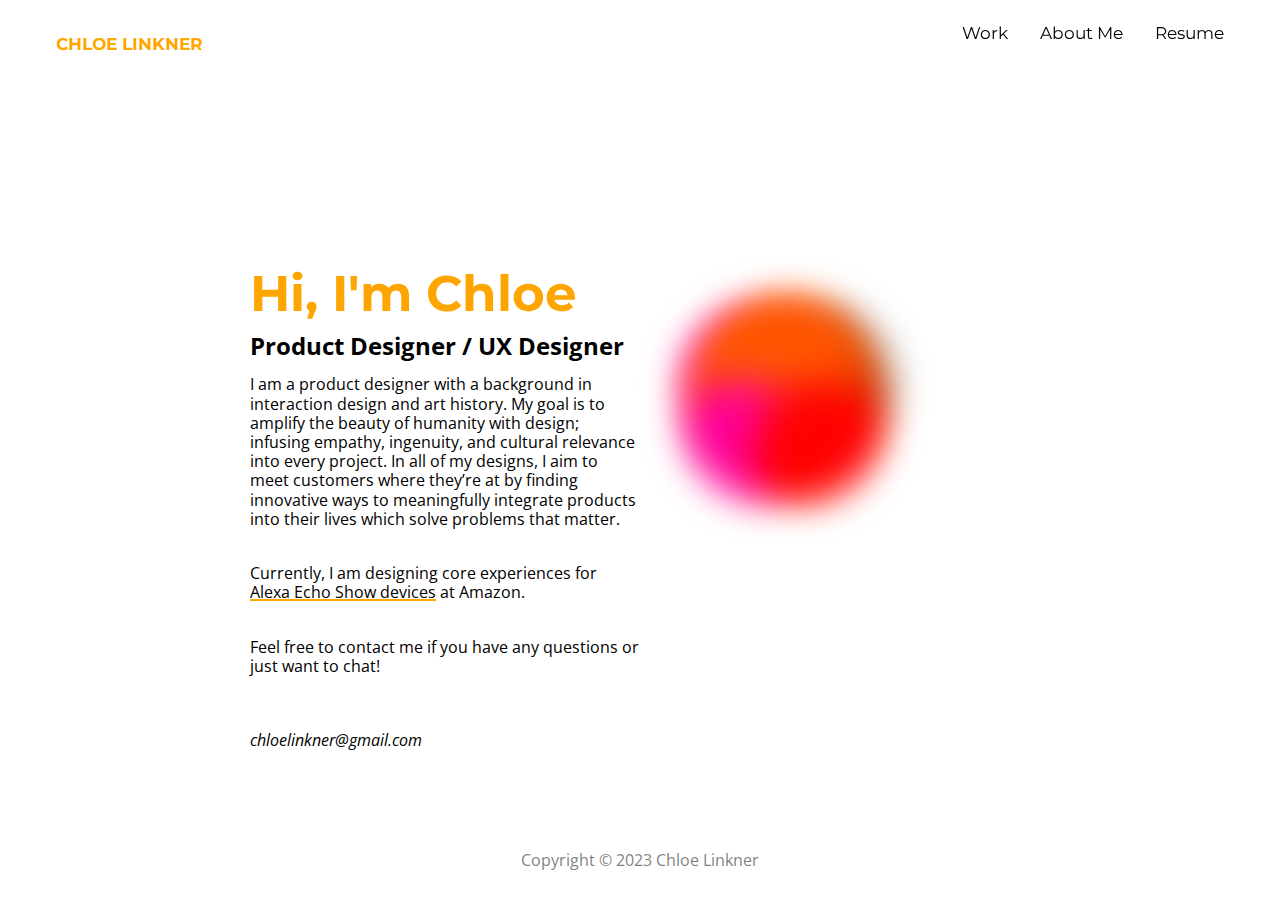
<file: about.html>
<!DOCTYPE html>
<html lang="en">
<head>
    <meta charset="UTF-8">
    <meta name="viewport" content="width=device-width, initial-scale=1.0">
    <link rel="icon" type="image/x-icon" href="images/blur-circle.png">
    <link href="style.css" rel="stylesheet">
    <link rel="preconnect" href="https://fonts.googleapis.com">
    <link rel="preconnect" href="https://fonts.gstatic.com" crossorigin>
    <link href="https://fonts.googleapis.com/css2?family=Montserrat:ital,wght@0,100;0,200;0,300;0,400;0,500;0,600;0,700;0,800;0,900;1,100;1,200;1,300;1,400;1,500;1,600;1,700;1,800;1,900&family=Open+Sans:ital,wght@0,300;0,400;0,500;0,600;0,700;0,800;1,300;1,400;1,500;1,600;1,700;1,800&display=swap" rel="stylesheet">
    <title>About Me</title>
</head>
<body>

    <div class="topnav">
        <a href="https://drive.google.com/file/d/1ev8gCOjD5GZLhulPD2Gu772S4isv3deP/view?usp=sharing">Resume</a>
        <a href="about.html">About Me</a>
        <a href="index.html">Work</a>
        <a href="index.html" class="split"><h1>Chloe Linkner</h1></a>
    </div>


        <div class="about">
            <h1>Hi, I'm Chloe</h1>
            <h2>Product Designer / UX Designer</h2>
            <p>I am a product designer with a background in interaction design and art history. My goal is to amplify the beauty of humanity with design; infusing empathy, ingenuity, and cultural relevance into every project. In all of my designs, I aim to meet customers where they’re at by finding innovative ways to meaningfully integrate products into their lives which solve problems that matter.</p>
            <p><br>Currently, I am designing core experiences for <a href='https://www.aboutamazon.com/what-we-do/devices-services'>Alexa Echo Show devices</a> at Amazon.</p>
            <p><br>Feel free to contact me if you have any questions or just want to chat!</p>  

            <p><span style='font-style:italic'><br><br>chloelinkner@gmail.com</span></p>
        </div>

        <footer>
            <p>Copyright © 2023 Chloe Linkner</p>
         </footer>


</body>
</html>
</file>
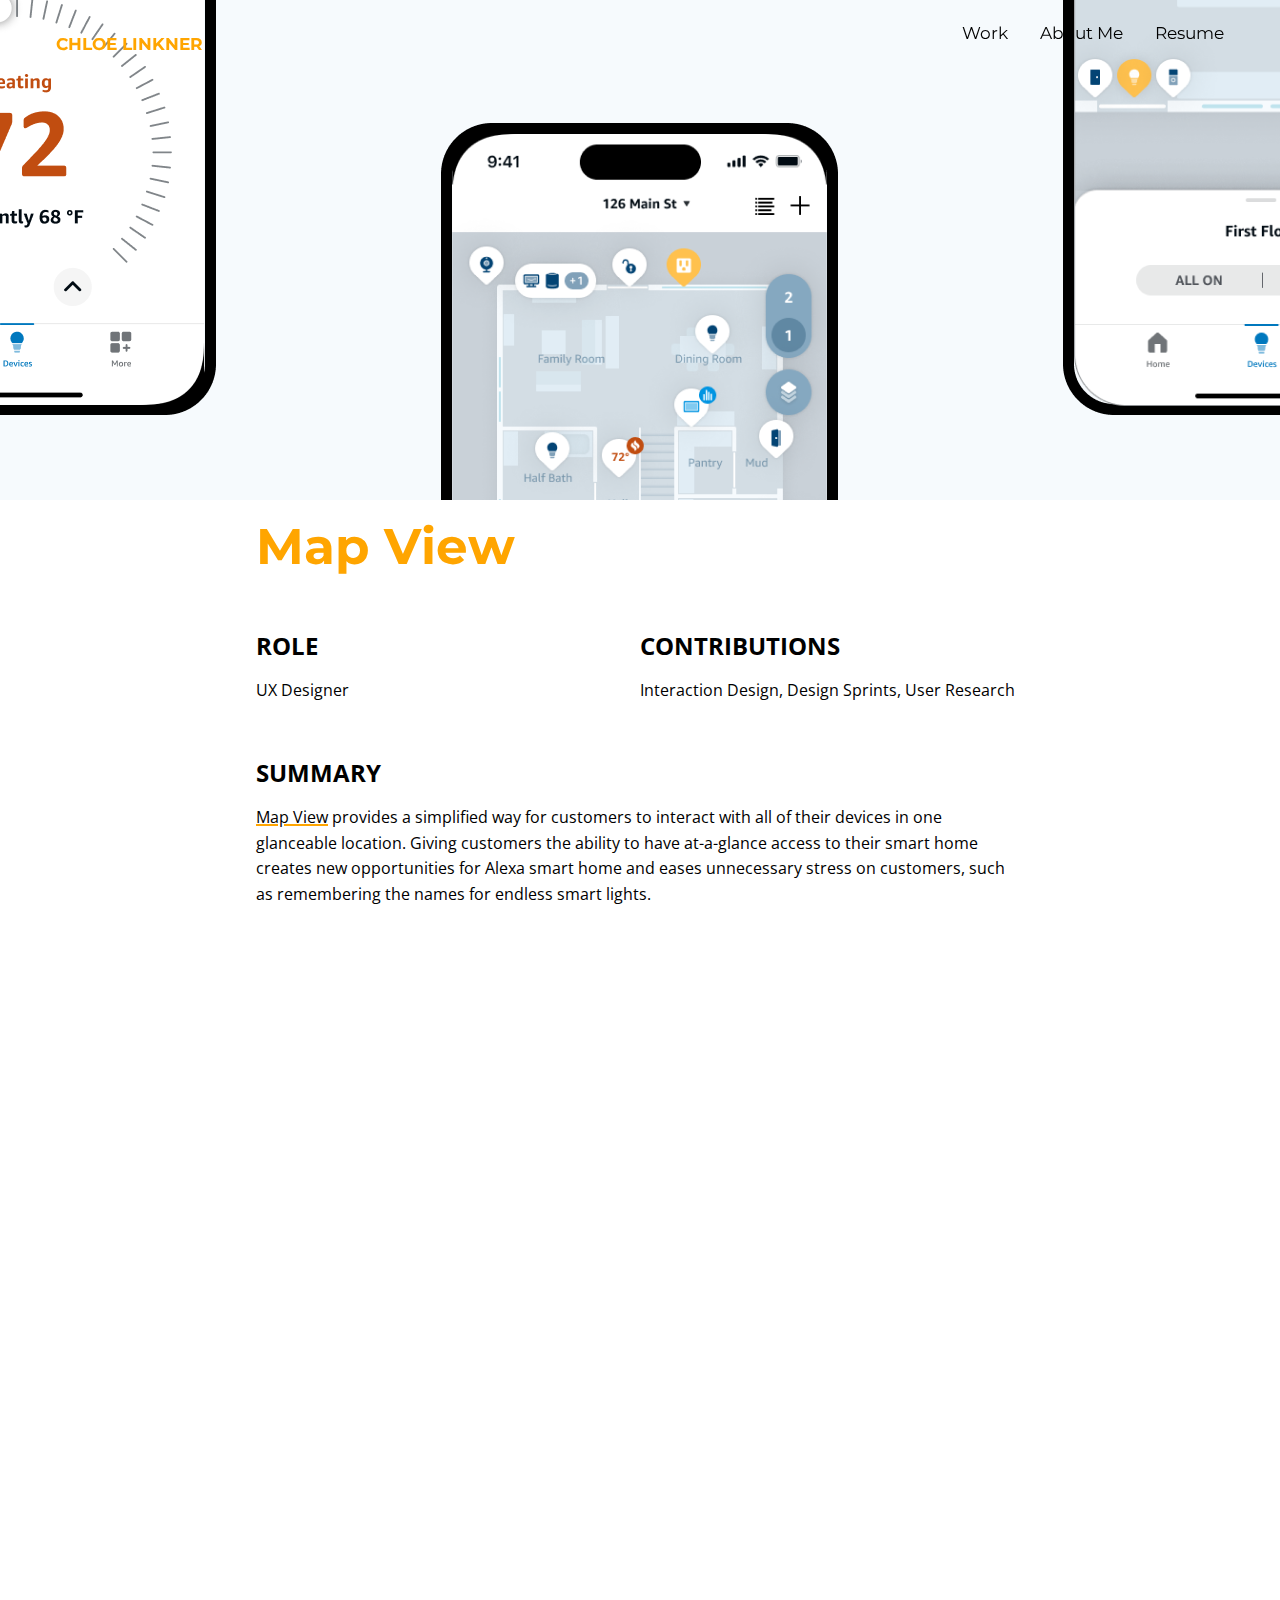
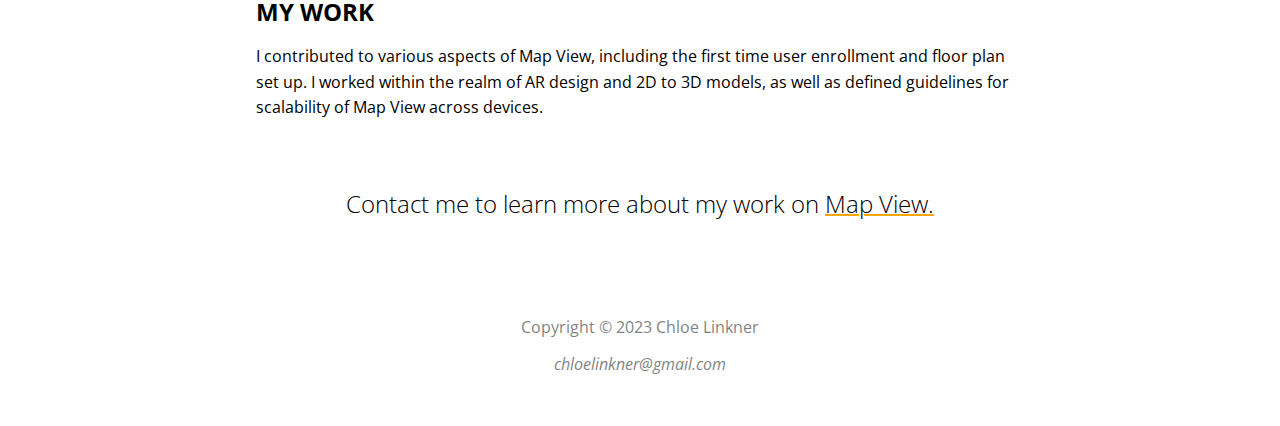
<file: map-view.html>
<!DOCTYPE html>
<html lang="en">
<head>
    <meta charset="UTF-8">
    <meta name="viewport" content="width=device-width, initial-scale=1.0">
    <link href="style.css" rel="stylesheet">
    <link rel="icon" type="image/x-icon" href="images/blur-circle.png">
    <link rel="preconnect" href="https://fonts.googleapis.com">
    <link rel="preconnect" href="https://fonts.gstatic.com" crossorigin>
    <link href="https://fonts.googleapis.com/css2?family=Montserrat:ital,wght@0,100;0,200;0,300;0,400;0,500;0,600;0,700;0,800;0,900;1,100;1,200;1,300;1,400;1,500;1,600;1,700;1,800;1,900&family=Open+Sans:ital,wght@0,300;0,400;0,500;0,600;0,700;0,800;1,300;1,400;1,500;1,600;1,700;1,800&display=swap" rel="stylesheet">
    <title>Map View</title>
</head>
<body>

    <div class="topnav">
        <a href="https://drive.google.com/file/d/1ev8gCOjD5GZLhulPD2Gu772S4isv3deP/view?usp=sharing">Resume</a>
        <a href="about.html">About Me</a>
        <a href="index.html">Work</a>
        <a href="index.html" class="split"><h1>Chloe Linkner</h1></a>
    </div>

    <div class="hero-work">

    </div>

    <div class="container"> 
        <h1>Map View</h1>

        <div class="info-container">
            <div class="info">
                <h2>ROLE</h2>
                <p>UX Designer</p>
            </div>

            <div class="info">
                <h2>CONTRIBUTIONS</h2>
                <p>Interaction Design, Design Sprints, User Research</p>
            </div>
        </div>

        <h2>SUMMARY</h2>
        <p>
            <a href="https://www.amazon.com/mapview">Map View</a> provides a simplified way for customers to interact with all of their devices in one glanceable location. Giving customers the ability to have at-a-glance access to their smart home creates new opportunities for Alexa smart home and eases unnecessary stress on customers, such as remembering the names for endless smart lights.
        </p>

        <div class="video">
            <iframe width="873.6" height="491.4" src="https://www.youtube.com/embed/yxLTf-6h-3s?si=LIejII9_pvui-hHC" title="YouTube video player" frameborder="0" allow="accelerometer; autoplay; clipboard-write; encrypted-media; gyroscope; picture-in-picture; web-share" allowfullscreen></iframe>
        </div>

        <h2>MY WORK</h2>
        <p>I contributed to various aspects of Map View, including the first time user enrollment and floor plan set up. I worked within the realm of AR design and 2D to 3D models, as well as defined guidelines for scalability of Map View across devices. </p>

        <div class="learn-more"><h2>Contact me to learn more about my work on <a href="https://www.amazon.com/mapview">Map View.</a></h2></div>


     </div>

     <footer>
        <p>Copyright © 2023 Chloe Linkner</p>
        <p><span style='font-style:italic'>chloelinkner@gmail.com</span></p>
    </footer>
</body>
</html>
</file>
<file: style.css>
body, html {
    margin: 0 auto;
    padding: 0 auto;
    line-height: 1.35;
}

.split h1 {
    color: orange;
    font-family: Montserrat;
    font-weight: bold; 
    text-transform: uppercase;
    font-size: 1em;
}

h1 {
    color: orange;
    font-family: Montserrat;
    font-weight: bold;
    font-size: 50px;
}

.hero h2, .hero-work h2 {
    font-family: Montserrat;
    font-weight: 200;
    color: black;
    font-size: 25;
}

h2 {
    color: black;
    font-family: 'Open Sans', sans-serif;
}

p, li {
    font-family: 'Open Sans', sans-serif;
}

a {
    text-decoration: underline;
    text-decoration-color: orange; 
    color: black;
    text-decoration-thickness: 2px;
}

footer {
    text-align: center;
    margin: 50px;
    opacity: 0.5;
}

/* NAVIGATION */

.topnav {
    background-color: transparent;
    overflow: hidden;
    z-index: 1;
    margin-top: 0 auto;
    position: fixed;
    width: 100%;
    box-sizing:border-box;
    padding: 8px 40px;
    
  }

.topnav a {
    float: right;
    color: black;
    text-align: center;
    padding: 14px 16px;
    text-decoration: none;
    font-size: 17px;
    font-family: Montserrat;
  }

.topnav a:hover {
    color: orange;
    text-decoration: underline;
    text-decoration-thickness: 3px;
    font-weight: 600;
  }
  
  .topnav a.split {
    float: left;

  }

  /* NAVIGATION ENDS  */

  /* OPEN HERO */

.hero {
    position: relative;
    padding: 250px;
    text-align: center;
    background-image: url(images/blur-circle.png);
    background-repeat: no-repeat;
    background-position: right 35% bottom 50%;
    background-size: 25%;
    height: 300px;
}


.hero-work {
    position: relative;
    text-align: center;
    padding: 100px;
    background-color: #fff8ea;
    background-image: url(images/mv-hero.png);
    background-size: auto, auto;
    background-position: top, center;
    height: 300px;
    background-repeat: no-repeat;
}

.hero-work-eh {
    position: relative;
    text-align: center;
    padding: 100px;
    background-color: #fff8ea;
    background-image: url(images/eh-hero.png);
    background-size: cover;
    background-position: center;
    height: 300px;
    background-repeat: no-repeat;
}

.hero-work-intern {
    position: relative;
    text-align: center;
    padding: 100px;
    background-color: #fff8ea;
    background-image: url(images/internship-hero.jpeg);
    background-size: cover;
    background-position: center;
    height: 300px;
    background-repeat: no-repeat;
}


.about {
    text-align: left;
    position: relative;
    padding: 250px;
    background-image: url(images/blur-circle.png);
    background-repeat: no-repeat;
    background-position: right 35% bottom 50%;
    background-size: 25%;
    height: 300px;
    line-height: 1.2em;
} 

.about p {
    width: 50%;
}

/* HERO ENDS */

#work {
    display: flex;
    flex-flow: row wrap;
    justify-content: center;
    align-items: center;
    margin: 0 20%;

}

.project {
    width: 330px;
    height: auto;
    flex: 1 0 100%;
    position: relative; 
    margin: 20px;

  }

  .overlay {
    position: absolute;
    top: 0;
    bottom: 0;
    left: 0;
    right: 0;
    opacity: 0;
    transition: .5s ease;
    background-color: black;
}

.text {
    color: white;
    font-size: 20px;
    position: absolute;
    font-family: Montserrat;
    font-size: 2em;
    top: 50%;
    left: 50%;
    -webkit-transform: translate(-50%, -50%);
    -ms-transform: translate(-50%, -50%);
    transform: translate(-50%, -50%);
    text-align: center;
  }

  .project:hover .overlay {
    opacity: .8; 
}



.project img {
    display: block;
    position: relative;
    width: 100%;
    height: auto;
    box-shadow: 0 4px 8px 0 rgba(0, 0, 0, 0.2), 0 6px 20px 0 rgba(0, 0, 0, 0.19);
  }




/* PAGE LAYOUT  */

.container {
    margin: 0 20%;
    box-sizing: border-box;
    line-height: 1.6em;
}

.container h3{
    font-weight: 800;
    padding: 30px 0 0 0;
    line-height: 1.6em;
}

.info-container {
    display: flex; 

}

.info {
    width: 50%;
    padding: 20px 0px;
    
}

.timeline {
    width: 100%;
}

.image {
    display: flex;
    justify-content: center;
    float: right;
    align-items: center;
}

.video { 
    display: flex;
    justify-content: center;
    margin: 100px;
}

.learn-more h2 {
    text-align: center;
    padding: 50px;
    font-weight: 100;
}

.media-gallery {
    display: inline-flex; 
    flex-flow: row wrap;
    justify-content: center;
    align-items: center;
}

img.media {
    width: 40%;
    height: auto;
    padding: 50px 20px;
}
</file>
